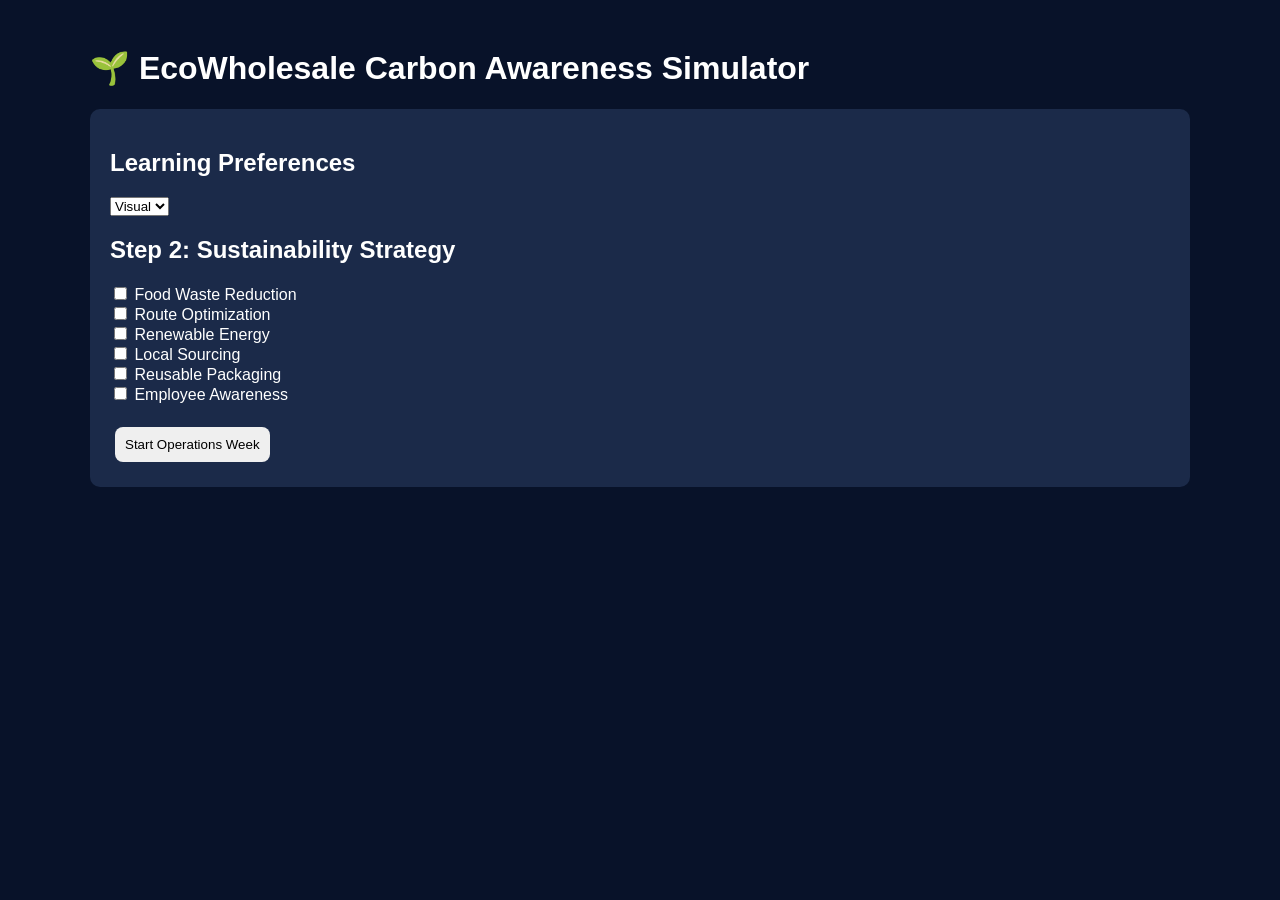
<file: index.html>
<!DOCTYPE html>
<html>
<head>
<meta charset="utf-8">
<title>EcoWholesale Simulator</title>
<link rel="stylesheet" href="style.css">
</head>
<body>
<div class="wrap">
<h1>🌱 EcoWholesale Carbon Awareness Simulator</h1>

<div class="card">
<h2>Learning Preferences</h2>
<select id="learning">
<option>Visual</option><option>Text</option><option>Audio</option><option>Mixed</option>
</select>

<h2>Step 2: Sustainability Strategy</h2>
<label><input type="checkbox" class="goal" value="Food Waste Reduction"> Food Waste Reduction</label><br>
<label><input type="checkbox" class="goal" value="Route Optimization"> Route Optimization</label><br>
<label><input type="checkbox" class="goal" value="Renewable Energy"> Renewable Energy</label><br>
<label><input type="checkbox" class="goal" value="Local Sourcing"> Local Sourcing</label><br>
<label><input type="checkbox" class="goal" value="Reusable Packaging"> Reusable Packaging</label><br>
<label><input type="checkbox" class="goal" value="Employee Awareness"> Employee Awareness</label><br><br>
<button onclick="startSim()">Start Operations Week</button>
</div>

<div id="sim" style="display:none">
<div class="card"><b>Carbon:</b> <span id="carbon">1250</span> | <b>Budget:</b> €<span id="budget">100000</span> | <b>ESG:</b> <span id="esg">50</span></div>

<div id="cards"></div>

<div class="card">
<h2 id="title">Choose Manager</h2>
<p id="story"></p>
<div id="options"></div>
</div>

<div class="card">
<h3>🤖 AI Carbon Coach</h3>
<p id="coach">Complete scenarios to generate insights.</p>
</div>

<button id="dashBtn" style="display:none;background:#2ecc71" onclick="location.href='dashboard.html'">📊 Generate Executive Dashboard</button><p>Complete all 9 scenarios to unlock your personalized dashboard.</p>
</div>
</div>
<script src="app.js"></script>
</body>
</html>
</file>
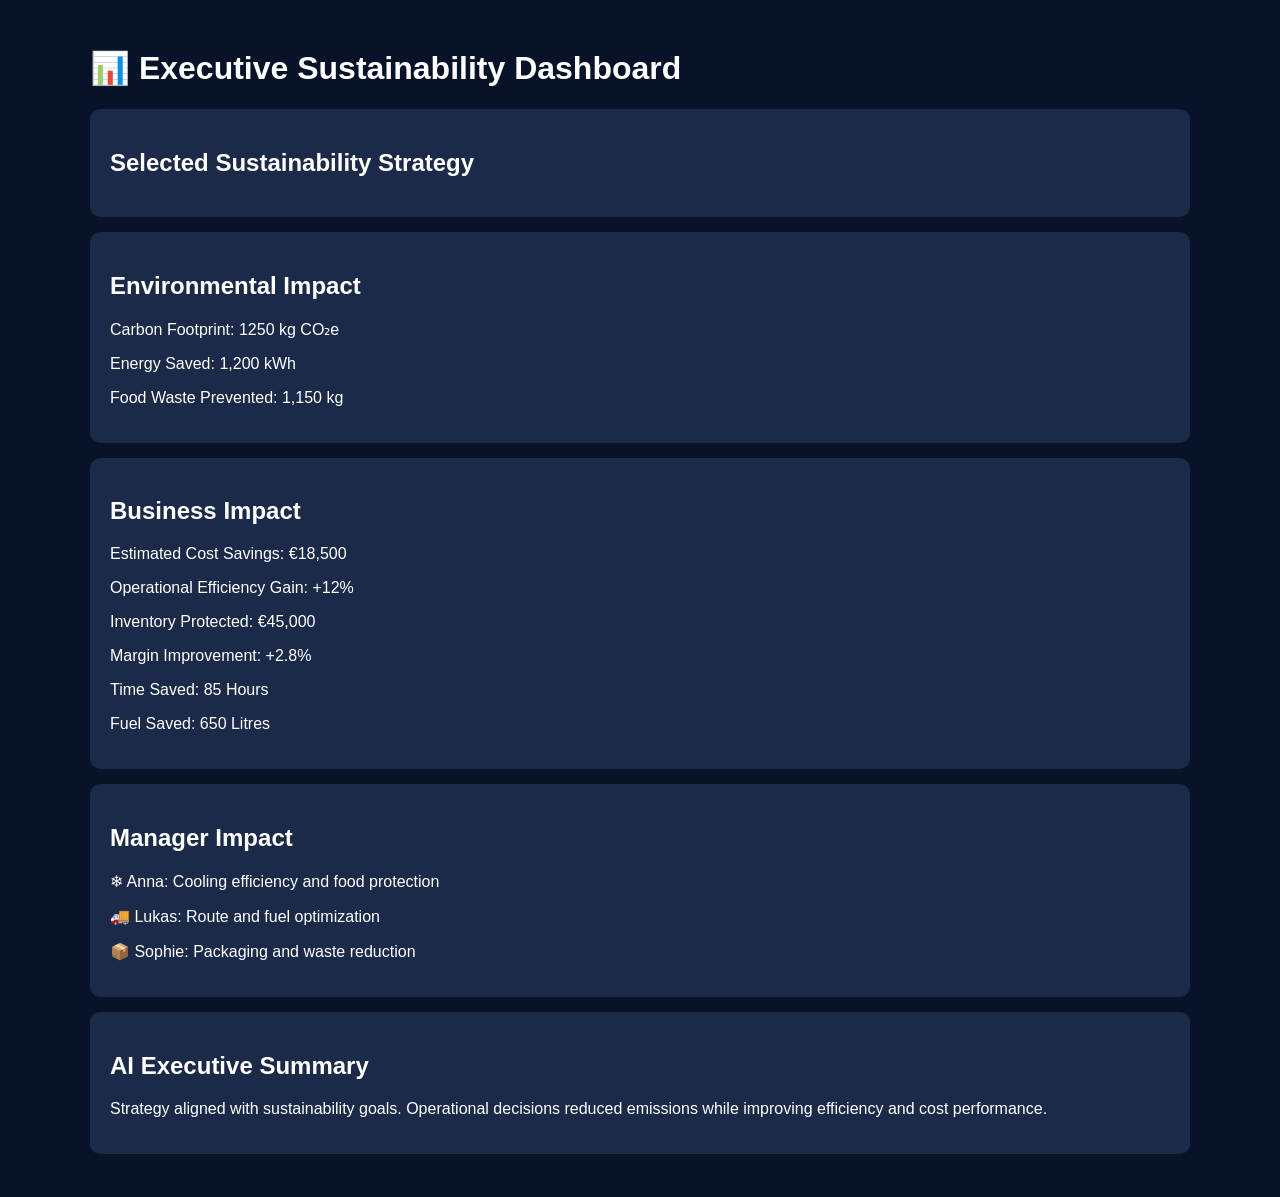
<file: dashboard.html>
<!DOCTYPE html><html><head><meta charset="utf-8"><title>Dashboard</title><link rel="stylesheet" href="style.css"></head>
<body><div class="wrap">
<h1>📊 Executive Sustainability Dashboard</h1>

<div class="card">
<h2>Selected Sustainability Strategy</h2>
<ul id="goals"></ul>
</div>

<div class="card">
<h2>Environmental Impact</h2>
<p>Carbon Footprint: <span id="carbon"></span> kg CO₂e</p>
<p>Energy Saved: 1,200 kWh</p>
<p>Food Waste Prevented: 1,150 kg</p>
</div>

<div class="card">
<h2>Business Impact</h2>
<p>Estimated Cost Savings: €18,500</p><p>Operational Efficiency Gain: +12%</p><p>Inventory Protected: €45,000</p>
<p>Margin Improvement: +2.8%</p>
<p>Time Saved: 85 Hours</p>
<p>Fuel Saved: 650 Litres</p>
</div>

<div class="card">
<h2>Manager Impact</h2>
<p>❄ Anna: Cooling efficiency and food protection</p>
<p>🚚 Lukas: Route and fuel optimization</p>
<p>📦 Sophie: Packaging and waste reduction</p>
</div>

<div class="card">
<h2>AI Executive Summary</h2>
<p>Strategy aligned with sustainability goals. Operational decisions reduced emissions while improving efficiency and cost performance.</p>
</div>
</div>
<script>
document.getElementById('carbon').innerText=localStorage.getItem('carbon')||1250;
const goals=JSON.parse(localStorage.getItem('goals')||'[]');
document.getElementById('goals').innerHTML=goals.map(g=>'<li>✓ '+g+'</li>').join('');
</script>
</body></html>
</file>
<file: style.css>
body{font-family:Arial;background:#081229;color:white} .wrap{max-width:1100px;margin:auto;padding:20px}.card{background:#1b2a49;padding:20px;border-radius:10px;margin:15px 0} button{margin:5px;padding:10px;border-radius:8px;border:none}
</file>
